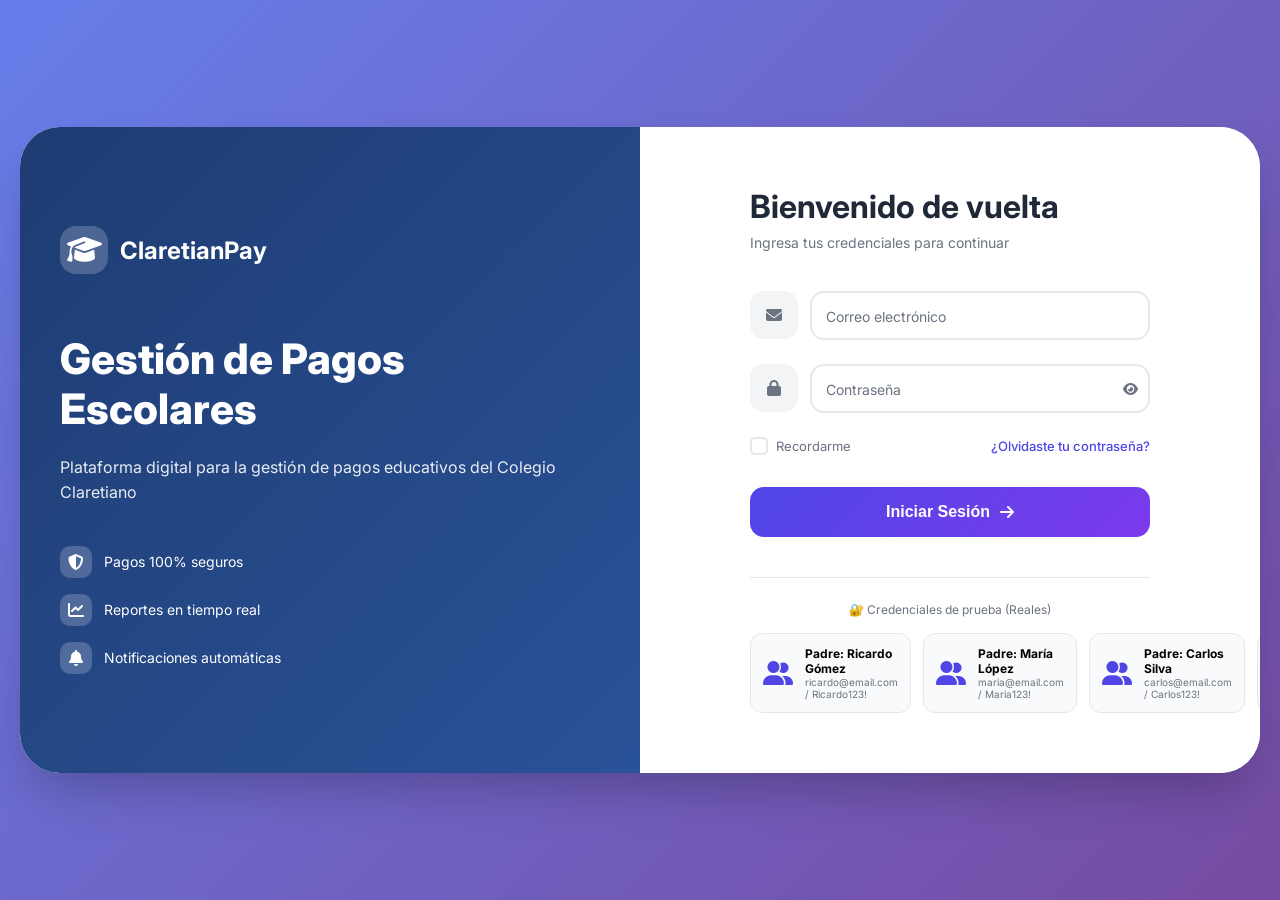
<file: docs/index.html>
<!DOCTYPE html>
<html lang="es">
<head>
    <meta charset="UTF-8">
    <meta name="viewport" content="width=device-width, initial-scale=1.0">
    <meta http-equiv="refresh" content="0; url=login.html">
    <title>ClaretianPay</title>
</head>
<body style="font-family: sans-serif; display: flex; justify-content: center; align-items: center; height: 100vh;">
    <p>Redirigiendo a <a href="../login.html">login.html</a>...</p>
</body>
</html>
</file>
<file: docs/css/login.css>
* {
    margin: 0;
    padding: 0;
    box-sizing: border-box;
}

body {
    font-family: 'Inter', sans-serif;
    background: linear-gradient(135deg, #667eea 0%, #764ba2 100%);
    min-height: 100vh;
    overflow: hidden;
}

.login-container {
    min-height: 100vh;
    display: flex;
    align-items: center;
    justify-content: center;
    padding: 20px;
}

.login-grid {
    display: grid;
    grid-template-columns: 1fr 1fr;
    max-width: 1400px;
    width: 100%;
    background: white;
    border-radius: 40px;
    overflow: hidden;
    box-shadow: 0 25px 50px -12px rgba(0, 0, 0, 0.25);
    animation: fadeInUp 0.6s ease-out;
}

@keyframes fadeInUp {
    from {
        opacity: 0;
        transform: translateY(30px);
    }
    to {
        opacity: 1;
        transform: translateY(0);
    }
}

/* Lado izquierdo */
.login-info {
    background: linear-gradient(135deg, #1e3c72 0%, #2a5298 100%);
    padding: 60px 40px;
    color: white;
    display: flex;
    flex-direction: column;
    justify-content: center;
}

.logo {
    display: flex;
    align-items: center;
    gap: 12px;
    margin-bottom: 60px;
}

.logo-icon {
    width: 48px;
    height: 48px;
    background: rgba(255, 255, 255, 0.2);
    border-radius: 16px;
    display: flex;
    align-items: center;
    justify-content: center;
}

.logo-icon i {
    font-size: 28px;
}

.logo h2 {
    font-size: 24px;
    font-weight: 700;
}

.login-info h1 {
    font-size: 42px;
    font-weight: 800;
    line-height: 1.2;
    margin-bottom: 20px;
}

.login-info p {
    font-size: 16px;
    opacity: 0.9;
    line-height: 1.6;
    margin-bottom: 40px;
}

.features {
    display: flex;
    flex-direction: column;
    gap: 16px;
}

.feature {
    display: flex;
    align-items: center;
    gap: 12px;
    font-size: 14px;
}

.feature i {
    width: 32px;
    height: 32px;
    background: rgba(255, 255, 255, 0.2);
    border-radius: 10px;
    display: flex;
    align-items: center;
    justify-content: center;
    font-size: 16px;
}

/* Lado derecho */
.login-form-container {
    padding: 60px;
    display: flex;
    align-items: center;
    justify-content: center;
    background: white;
}

.form-wrapper {
    width: 100%;
    max-width: 400px;
}

.form-header {
    margin-bottom: 40px;
}

.form-header h2 {
    font-size: 32px;
    font-weight: 700;
    color: #1f2937;
    margin-bottom: 8px;
}

.form-header p {
    color: #6b7280;
    font-size: 14px;
}

.login-form {
    display: flex;
    flex-direction: column;
    gap: 24px;
}

.input-group {
    display: flex;
    gap: 12px;
    position: relative;
}

.input-icon {
    width: 48px;
    height: 48px;
    background: #f3f4f6;
    border-radius: 14px;
    display: flex;
    align-items: center;
    justify-content: center;
    color: #6b7280;
}

.input-field {
    flex: 1;
    position: relative;
}

.input-field input {
    width: 100%;
    padding: 14px 12px;
    border: 2px solid #e5e7eb;
    border-radius: 14px;
    font-size: 14px;
    transition: all 0.3s;
    outline: none;
    font-family: 'Inter', sans-serif;
}

.input-field input:focus {
    border-color: #4f46e5;
    box-shadow: 0 0 0 3px rgba(79, 70, 229, 0.1);
}

.input-field label {
    position: absolute;
    left: 12px;
    top: 50%;
    transform: translateY(-50%);
    background: white;
    padding: 0 4px;
    color: #6b7280;
    font-size: 14px;
    transition: all 0.3s;
    pointer-events: none;
}

.input-field input:focus + label,
.input-field input:not(:placeholder-shown) + label {
    top: 0;
    font-size: 11px;
    color: #4f46e5;
}

.toggle-password {
    position: absolute;
    right: 12px;
    top: 50%;
    transform: translateY(-50%);
    background: none;
    border: none;
    cursor: pointer;
    color: #6b7280;
}

.form-options {
    display: flex;
    justify-content: space-between;
    align-items: center;
    font-size: 13px;
}

.checkbox-label {
    display: flex;
    align-items: center;
    gap: 8px;
    cursor: pointer;
    color: #6b7280;
}

.checkbox-label input {
    display: none;
}

.checkmark {
    width: 18px;
    height: 18px;
    border: 2px solid #e5e7eb;
    border-radius: 5px;
    display: inline-block;
    position: relative;
}

.checkbox-label input:checked + .checkmark {
    background: #4f46e5;
    border-color: #4f46e5;
}

.checkbox-label input:checked + .checkmark::after {
    content: '✓';
    position: absolute;
    top: 50%;
    left: 50%;
    transform: translate(-50%, -50%);
    color: white;
    font-size: 11px;
}

.forgot-password {
    color: #4f46e5;
    text-decoration: none;
    font-weight: 500;
}

.btn-login {
    background: linear-gradient(135deg, #4f46e5 0%, #7c3aed 100%);
    color: white;
    border: none;
    padding: 16px;
    border-radius: 14px;
    font-size: 16px;
    font-weight: 600;
    cursor: pointer;
    display: flex;
    align-items: center;
    justify-content: center;
    gap: 10px;
    transition: all 0.3s;
    margin-top: 8px;
}

.btn-login:hover {
    transform: translateY(-2px);
    box-shadow: 0 10px 25px -5px rgba(79, 70, 229, 0.3);
}

.btn-login:active {
    transform: translateY(0);
}

.btn-login.disabled {
    opacity: 0.7;
    cursor: not-allowed;
}

/* Demo credentials */
.demo-credentials {
    margin-top: 40px;
    padding-top: 24px;
    border-top: 1px solid #e5e7eb;
}

.demo-title {
    font-size: 12px;
    color: #6b7280;
    text-align: center;
    margin-bottom: 16px;
}

.demo-cards {
    display: flex;
    gap: 12px;
}

.demo-card {
    flex: 1;
    padding: 12px;
    background: #f9fafb;
    border-radius: 12px;
    display: flex;
    align-items: center;
    gap: 12px;
    cursor: pointer;
    transition: all 0.3s;
    border: 1px solid #e5e7eb;
}

.demo-card:hover {
    background: #f3f4f6;
    transform: translateY(-2px);
}

.demo-card i {
    font-size: 24px;
    color: #4f46e5;
}

.demo-card div {
    display: flex;
    flex-direction: column;
}

.demo-card strong {
    font-size: 12px;
}

.demo-card small {
    font-size: 10px;
    color: #6b7280;
}

/* Toast */
.toast {
    position: fixed;
    bottom: 30px;
    left: 50%;
    transform: translateX(-50%);
    padding: 12px 24px;
    border-radius: 12px;
    font-size: 14px;
    font-weight: 500;
    z-index: 1000;
    opacity: 0;
    transition: all 0.3s;
}

.toast.show {
    opacity: 1;
}

.toast.success {
    background: #10b981;
    color: white;
}

.toast.error {
    background: #ef4444;
    color: white;
}

/* Responsive */
@media (max-width: 968px) {
    .login-grid {
        grid-template-columns: 1fr;
        max-width: 500px;
    }
    
    .login-info {
        padding: 40px;
    }
    
    .login-info h1 {
        font-size: 28px;
    }
    
    .login-form-container {
        padding: 40px;
    }
}

@media (max-width: 480px) {
    .demo-cards {
        flex-direction: column;
    }
    
    .login-form-container {
        padding: 30px 20px;
    }
}
</file>
